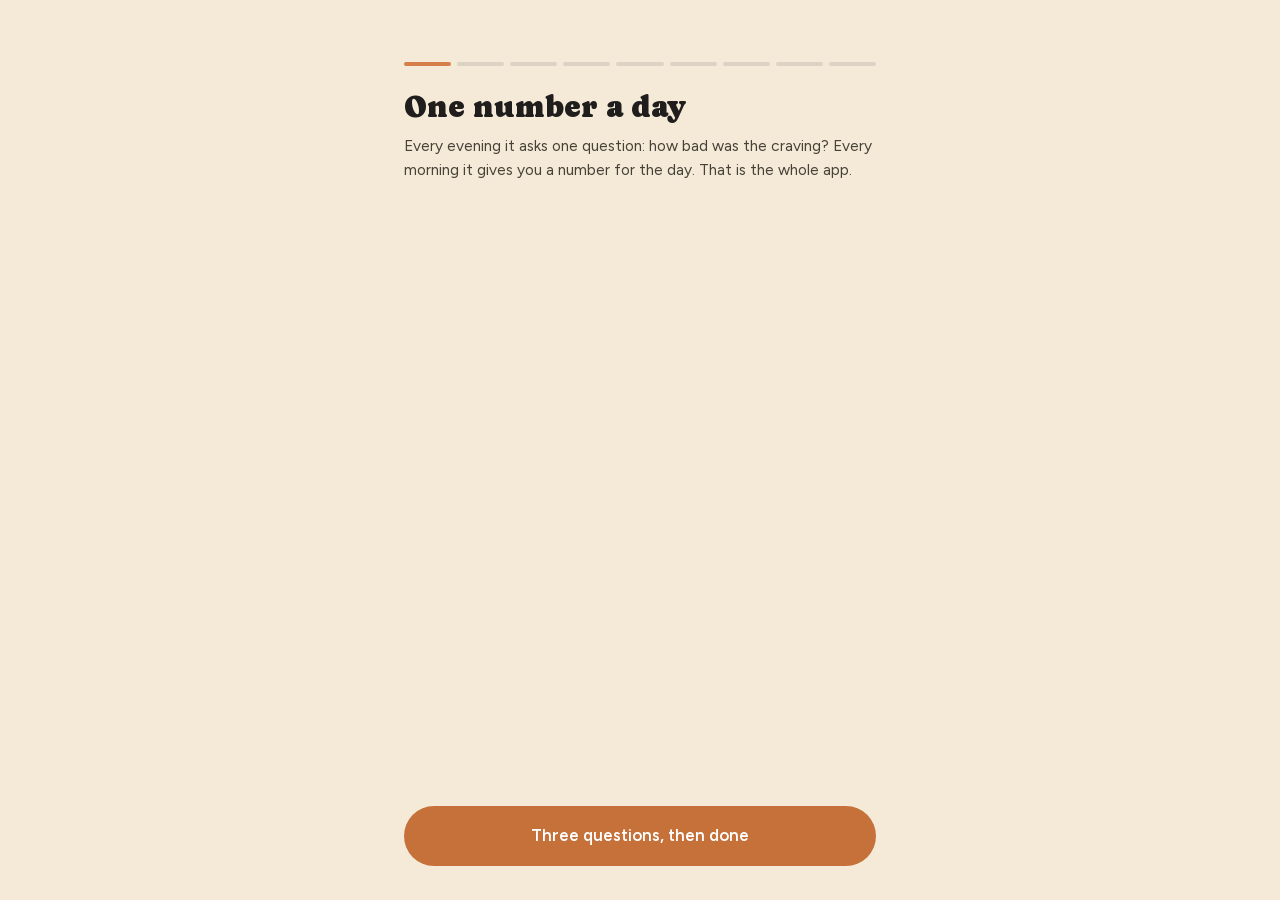
<file: index.html>
<!DOCTYPE html>
<html lang="en">
<head>
  <meta charset="utf-8">
  <meta name="viewport" content="width=device-width, initial-scale=1, viewport-fit=cover">
  <meta name="apple-mobile-web-app-capable" content="yes">
  <meta name="mobile-web-app-capable" content="yes">
  <meta name="theme-color" content="#f5ead8">
  <title>Tapering App</title>
  <meta name="apple-mobile-web-app-title" content="Tapering App">
  <link rel="icon" href="icon.svg" type="image/svg+xml">
  <link rel="apple-touch-icon" href="apple-touch-icon.png">
  <link rel="manifest" href="manifest.webmanifest">
  <link rel="preload" href="fonts/caprasimo-latin.woff2" as="font" type="font/woff2" crossorigin>
  <link rel="preload" href="fonts/figtree-latin.woff2" as="font" type="font/woff2" crossorigin>
  <link rel="stylesheet" href="styles.css">
  <script type="module" src="js/app.js"></script>
</head>
<body>
  <div id="app"></div>
  <noscript>Step needs JavaScript to run.</noscript>
</body>
</html>
</file>
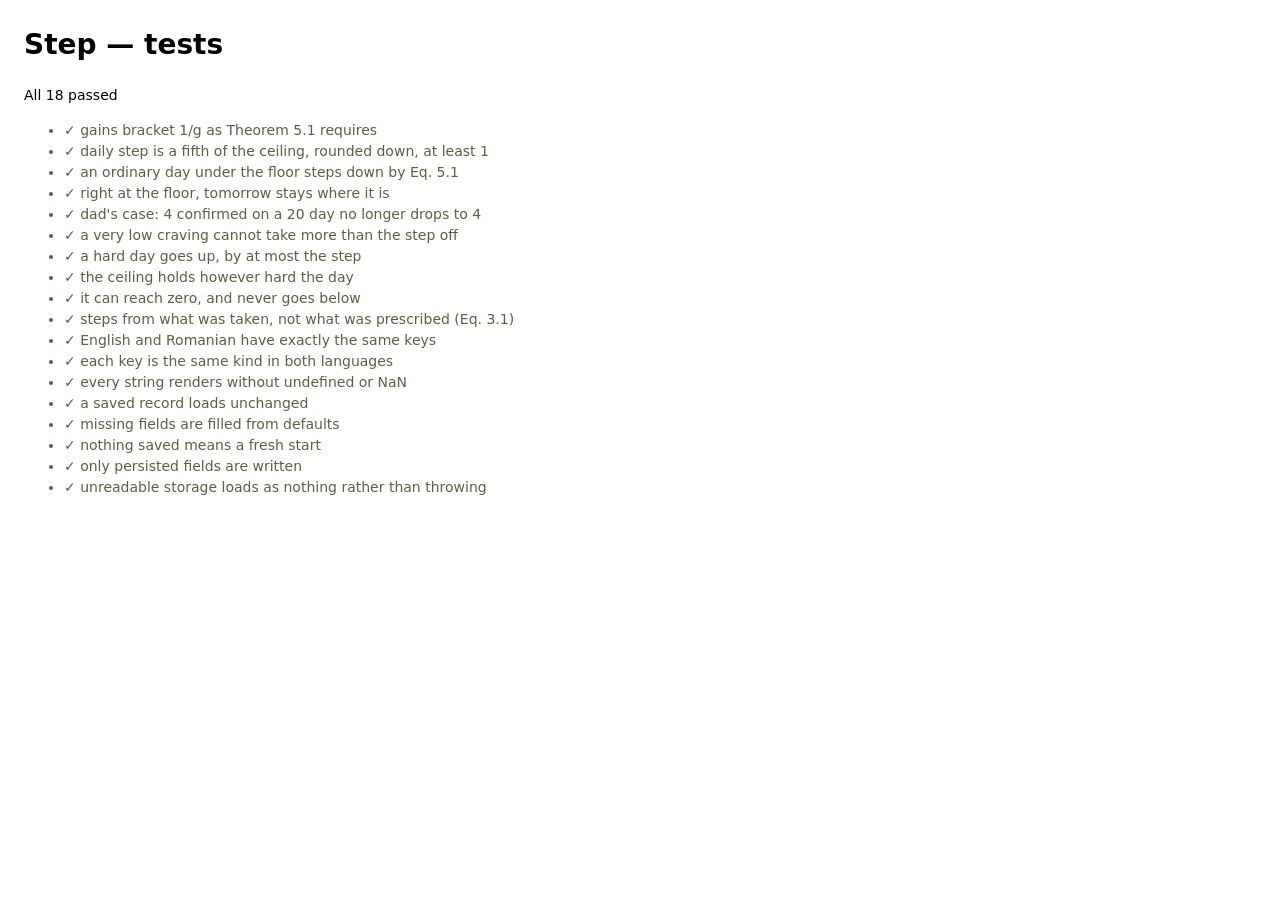
<file: tests/index.html>
<!DOCTYPE html>
<html lang="en">
<head>
  <meta charset="utf-8">
  <title>Step — tests</title>
  <style>
    body { font: 14px/1.5 system-ui, sans-serif; margin: 24px; }
    .ok { color: #56633f; } .fail { color: #8c491a; font-weight: 600; }
  </style>
</head>
<body>
  <h1>Step — tests</h1>
  <p id="summary">Running…</p>
  <ul id="results"></ul>
  <script type="module">
    import { run } from './harness.js';
    import './model.test.js';
    import './strings.test.js';
    import './store.test.js';

    const results = run();
    const failed = results.filter(r => !r.ok);
    document.getElementById('summary').textContent =
      failed.length ? failed.length + ' of ' + results.length + ' failed' : 'All ' + results.length + ' passed';
    document.getElementById('results').innerHTML = results.map(r =>
      '<li class="' + (r.ok ? 'ok' : 'fail') + '">' + (r.ok ? '✓ ' : '✗ ') + r.name + (r.ok ? '' : ' — ' + r.error) + '</li>'
    ).join('');
    window.testResults = results;
  </script>
</body>
</html>
</file>
<file: styles.css>
/* Step — all styling. Colours, radii and shadows come from the Organic design
   system tokens below; use the variables rather than literals. The palette
   has no red on purpose: the deepest terracotta steps carry warnings. */

/* ── fonts (bundled, so the app needs no network once loaded) ───────────── */

@font-face {
  font-family: 'Caprasimo'; font-style: normal; font-weight: 400; font-display: swap;
  src: url(fonts/caprasimo-latin.woff2) format('woff2');
  unicode-range: U+0000-00FF, U+0131, U+0152-0153, U+02BB-02BC, U+02C6, U+02DA, U+02DC, U+0304, U+0308, U+0329, U+2000-206F, U+20AC, U+2122, U+2191, U+2193, U+2212, U+2215, U+FEFF, U+FFFD;
}
@font-face {
  font-family: 'Caprasimo'; font-style: normal; font-weight: 400; font-display: swap;
  src: url(fonts/caprasimo-latin-ext.woff2) format('woff2');
  unicode-range: U+0100-02BA, U+02BD-02C5, U+02C7-02CC, U+02CE-02D7, U+02DD-02FF, U+0304, U+0308, U+0329, U+1D00-1DBF, U+1E00-1E9F, U+1EF2-1EFF, U+2020, U+20A0-20AB, U+20AD-20C0, U+2113, U+2C60-2C7F, U+A720-A7FF;
}
@font-face {
  font-family: 'Figtree'; font-style: normal; font-weight: 400 700; font-display: swap;
  src: url(fonts/figtree-latin.woff2) format('woff2');
  unicode-range: U+0000-00FF, U+0131, U+0152-0153, U+02BB-02BC, U+02C6, U+02DA, U+02DC, U+0304, U+0308, U+0329, U+2000-206F, U+20AC, U+2122, U+2191, U+2193, U+2212, U+2215, U+FEFF, U+FFFD;
}
@font-face {
  font-family: 'Figtree'; font-style: normal; font-weight: 400 700; font-display: swap;
  src: url(fonts/figtree-latin-ext.woff2) format('woff2');
  unicode-range: U+0100-02BA, U+02BD-02C5, U+02C7-02CC, U+02CE-02D7, U+02DD-02FF, U+0304, U+0308, U+0329, U+1D00-1DBF, U+1E00-1E9F, U+1EF2-1EFF, U+2020, U+20A0-20AB, U+20AD-20C0, U+2113, U+2C60-2C7F, U+A720-A7FF;
}
@font-face {
  font-family: 'Fraunces'; font-style: normal; font-weight: 900; font-display: swap;
  src: url(fonts/fraunces-latin.woff) format('woff');
  unicode-range: U+0000-00FF, U+0131, U+0152-0153, U+02BB-02BC, U+02C6, U+02DA, U+02DC, U+0304, U+0308, U+0329, U+2000-206F, U+20AC, U+2122, U+2191, U+2193, U+2212, U+2215, U+FEFF, U+FFFD;
}
@font-face {
  font-family: 'Fraunces'; font-style: normal; font-weight: 900; font-display: swap;
  src: url(fonts/fraunces-latin-ext.woff) format('woff');
  unicode-range: U+0100-02BA, U+02BD-02C5, U+02C7-02CC, U+02CE-02D7, U+02DD-02FF, U+0304, U+0308, U+0329, U+1D00-1DBF, U+1E00-1E9F, U+1EF2-1EFF, U+2020, U+20A0-20AB, U+20AD-20C0, U+2113, U+2C60-2C7F, U+A720-A7FF;
}

/* ── tokens (Organic design system) ─────────────────────────────────────── */

:root {
  --color-bg: #f5ead8;
  --color-surface: #ebddc5;
  --color-text: #201e1d;
  --color-accent: #c67139;
  --color-accent-2: #7a8a5e;

  --color-neutral-100: #f9f4ed;
  --color-neutral-200: #eee7db;
  --color-neutral-300: #dcd3c4;
  --color-neutral-400: #c0b6a5;
  --color-neutral-500: #a19786;
  --color-neutral-600: #82796a;
  --color-neutral-700: #645c50;
  --color-neutral-800: #474238;
  --color-neutral-900: #2e2b25;

  --color-accent-100: #fff2eb;
  --color-accent-200: #ffe1d0;
  --color-accent-300: #ffc6a5;
  --color-accent-400: #f6a06b;
  --color-accent-500: #d67f48;
  --color-accent-600: #b2622d;
  --color-accent-700: #8c491a;
  --color-accent-800: #643312;
  --color-accent-900: #402310;

  --color-accent-2-100: #f0fae1;
  --color-accent-2-200: #e1eecc;
  --color-accent-2-300: #ccdbb2;
  --color-accent-2-400: #aebf92;
  --color-accent-2-500: #8fa073;
  --color-accent-2-600: #728157;
  --color-accent-2-700: #56633f;
  --color-accent-2-800: #3d472b;
  --color-accent-2-900: #272e1b;

  --font-heading: "Caprasimo", system-ui, sans-serif;
  --font-body: "Figtree", system-ui, sans-serif;

  --radius-sm: 8px;
  --radius-md: 16px;
  --radius-lg: 28px;

  --shadow-sm: 0 1px 2px color-mix(in srgb, #2e2b25 14%, transparent);
  --shadow-md: 0 3px 10px color-mix(in srgb, #2e2b25 16%, transparent);
  --shadow-lg: 0 12px 32px color-mix(in srgb, #2e2b25 22%, transparent);

  --scrim: rgba(32, 30, 29, 0.45);
}

/* Caprasimo has only 257 glyphs and no ă, ș or ț, so Romanian headings fell
   through to system-ui mid-word. Romanian swaps the whole heading face to
   Fraunces 900, the face Caprasimo was drawn from. English is untouched. */
:root[lang="ro"] { --font-heading: "Fraunces", Georgia, serif; }

/* ── base ───────────────────────────────────────────────────────────────── */

*, *::before, *::after { box-sizing: border-box; }
html, body { margin: 0; height: 100%; background: var(--color-bg); }
body {
  color: var(--color-text);
  font-family: var(--font-body);
  font-size: 15px;
  line-height: 1.55;
  -webkit-tap-highlight-color: transparent;
}
button, input, textarea { font: inherit; color: inherit; }
button { cursor: pointer; }
:focus { outline: none; }
:focus-visible { outline: 2px solid var(--color-accent); outline-offset: 2px; }
::selection { background: color-mix(in srgb, var(--color-accent) 30%, transparent); }

@keyframes riseIn { from { transform: translateY(14px); opacity: 0 } to { transform: translateY(0); opacity: 1 } }
@keyframes sheetUp { from { transform: translateY(100%) } to { transform: translateY(0) } }
@keyframes fadeIn { from { opacity: 0 } to { opacity: 1 } }
.rise-in { animation: riseIn 220ms ease-out both; }

/* ── layout ─────────────────────────────────────────────────────────────── */

#app {
  position: fixed; inset: 0;
  max-width: 520px; margin: 0 auto;
  overflow: hidden;
  background: var(--color-bg);
}

.screen {
  position: absolute; inset: 0;
  overflow: auto;
  padding: 60px 20px 112px;
}

.stack { display: flex; flex-direction: column; }
.g3 { gap: 3px; } .g4 { gap: 4px; } .g5 { gap: 5px; } .g6 { gap: 6px; }
.g8 { gap: 8px; } .g9 { gap: 9px; } .g10 { gap: 10px; } .g11 { gap: 11px; }
.g12 { gap: 12px; } .g14 { gap: 14px; } .g15 { gap: 15px; } .g16 { gap: 16px; }
.g18 { gap: 18px; }
.row-between { display: flex; justify-content: space-between; gap: 12px; }
.row-between.baseline { align-items: baseline; }
.row-between.center-y { align-items: center; }
.shrink { min-width: 0; }
.pad-x4 { padding: 2px 4px; }
.center { align-self: center; }
.start { align-self: flex-start; }
.right { text-align: right; }
.center-text { text-align: center; }
.nowrap { white-space: nowrap; }

.rule { height: 1px; background: var(--color-neutral-300); }
.rule--clay { background: var(--color-accent-200); }

/* ── type ───────────────────────────────────────────────────────────────── */

.screen-title { font-family: var(--font-heading); font-size: 25px; }
.greeting { font-family: var(--font-heading); font-size: 25px; line-height: 1.25; overflow-wrap: anywhere; }
.sub { font-size: 14px; color: var(--color-neutral-700); }
.kicker { font-size: 11.5px; font-weight: 700; letter-spacing: 0.1em; text-transform: uppercase; }
.card-title { font-family: var(--font-heading); font-size: 20px; line-height: 1.2; }
.card-title--md { font-size: 21px; line-height: 1.15; }
.card-title--sm { font-size: 19px; }
.card-title--xs { font-size: 17px; }
.sheet-title { font-family: var(--font-heading); font-size: 27px; line-height: 1.14; }
.sheet-title--result { font-size: 29px; line-height: 1.12; }
.body { font-size: 15px; line-height: 1.55; color: var(--color-neutral-800); }
.body-sm { font-size: 14px; line-height: 1.45; color: var(--color-neutral-800); }
.small { font-size: 13.5px; line-height: 1.5; color: var(--color-neutral-800); }
.fine { font-size: 12.5px; line-height: 1.55; color: var(--color-neutral-800); }
.field-label { font-size: 12px; font-weight: 700; letter-spacing: 0.06em; text-transform: uppercase; color: var(--color-neutral-700); }

.c-muted { color: var(--color-neutral-700); }
.c-clay { color: var(--color-accent-700); }
.c-clay-deep { color: var(--color-accent-800); }
.c-deep { color: var(--color-accent-900); }
.c-sage { color: var(--color-accent-2-700); }
.c-sage-dark { color: var(--color-accent-2-800); }
.c-sage-deep { color: var(--color-accent-2-900); }

.badge { font-size: 11.5px; border-radius: 999px; white-space: nowrap; }
.badge--sage {
  font-weight: 700; letter-spacing: 0.08em; text-transform: uppercase;
  color: var(--color-accent-2-800); background: var(--color-accent-2-200); padding: 6px 11px;
}
.badge--clay { font-weight: 600; color: var(--color-accent-800); background: var(--color-accent-200); padding: 5px 10px; }

/* ── cards ──────────────────────────────────────────────────────────────── */

.card {
  display: flex; flex-direction: column;
  background: var(--color-neutral-100);
  border: 1px solid var(--color-neutral-300);
  border-radius: var(--radius-lg);
  padding: 24px 20px;
  box-shadow: var(--shadow-sm);
}
.card--flat { box-shadow: none; }
.card--wide { padding: 24px 22px; }
.card--snug { padding: 22px 20px; }
.card--tight { padding: 20px; }
.card--alert { border-color: var(--color-accent-300); }
.card--clay { background: var(--color-accent-100); border-color: var(--color-accent-200); }
.card--sage { background: var(--color-accent-2-200); border-color: var(--color-accent-2-300); }
.card--muted { background: var(--color-neutral-200); }
.card--danger { background: var(--color-accent-100); border-color: var(--color-accent-300); }
.card--charts { padding: 20px 18px; }

/* ── buttons ────────────────────────────────────────────────────────────── */

.btn {
  border: 0; border-radius: 999px;
  font-family: var(--font-body); font-weight: 600;
  font-size: 15.5px; padding: 15px;
}
.btn:active { transform: scale(0.99); }
.btn--primary { background: var(--color-accent); color: #fff; }
.btn--primary:hover { background: var(--color-accent-600); }
.btn--deep, .btn--deep:hover { background: var(--color-accent-700); }
.btn--sage { background: var(--color-accent-2-600); color: #fff; }
.btn--sage:hover { background: var(--color-accent-2-700); }
.btn--outline {
  border: 1px solid var(--color-neutral-400); background: transparent;
  color: var(--color-neutral-800); font-size: 14.5px; padding: 14px;
}
.btn--outline:hover { background: var(--color-neutral-200); }
.btn--outline-clay {
  border: 1px solid var(--color-accent-600); background: transparent;
  color: var(--color-accent-800); font-size: 14.5px; padding: 14px;
}
.btn--outline-clay:hover { background: var(--color-accent-200); }
.btn--soft { border: 1px solid var(--color-accent-500); background: var(--color-accent-200); color: var(--color-accent-800); }
.btn--soft:hover { background: var(--color-accent-300); }
.btn--armed { background: var(--color-accent-800); color: #fff; }
.btn.is-disabled, .btn.is-disabled:hover { background: var(--color-neutral-400); cursor: default; transform: none; }
/* sizes come last so they win over a variant's default */
.btn--xs { font-size: 12.5px; padding: 9px 14px; }
.btn--sm { font-size: 15px; padding: 15px; }
.btn--md { font-size: 16px; padding: 16px; }
.btn--lg { font-size: 16.5px; padding: 17px; }

.link {
  border: 0; background: transparent; padding: 2px 0;
  font-size: 13.5px; font-weight: 600; text-align: left;
  text-decoration: underline; text-underline-offset: 3px;
}
.link--clay { color: var(--color-accent-700); }
.link--clay:hover { color: var(--color-accent-800); }
.link--clay-deep { color: var(--color-accent-800); }
.link--muted { color: var(--color-neutral-700); }
.link--muted:hover { color: var(--color-neutral-900); }
.link--lg { font-size: 14px; padding: 6px; }
.link.center { padding: 2px 8px; }
.link--lg.center { padding: 6px; }
.link-plain {
  border: 0; background: transparent; padding: 8px;
  font-size: 14.5px; font-weight: 600; color: var(--color-neutral-700);
}
.link-plain:hover { color: var(--color-neutral-900); }

.stepper {
  width: 42px; height: 42px; flex: none;
  border-radius: 999px; border: 1px solid var(--color-neutral-400); background: transparent;
  font-size: 20px; color: var(--color-neutral-800);
}
.stepper--big { width: 56px; height: 56px; font-size: 24px; }

/* ── sliders ────────────────────────────────────────────────────────────── */

.slider {
  position: relative; height: 48px;
  display: flex; align-items: center;
  touch-action: none; -webkit-user-select: none; user-select: none; cursor: pointer;
}
.slider--tall { height: 52px; }
.slider__track, .slider__fill { position: absolute; left: 0; height: 16px; border-radius: 999px; }
.slider__track { right: 0; background: var(--color-neutral-300); }
.slider__fill { width: var(--at); background: var(--fill); }
.slider__mark {
  position: absolute; left: var(--mark);
  width: 2.5px; height: 30px; border-radius: 999px;
  background: var(--color-neutral-600);
}
.slider__thumb {
  position: absolute; left: var(--at); transform: translateX(-50%);
  width: 34px; height: 34px; border-radius: 999px;
  background: var(--color-neutral-100);
  border: 3px solid var(--thumb);
  box-shadow: var(--shadow-md);
}
.slider--small { height: 44px; }
.slider--small .slider__track, .slider--small .slider__fill { height: 14px; }
.slider--small .slider__thumb { width: 30px; height: 30px; }

.slider--sage { --fill: var(--color-accent-2-500); --thumb: var(--color-accent-2-600); }
.slider--clay { --fill: var(--color-accent-500); --thumb: var(--color-accent-600); }
.slider--clay-light { --fill: var(--color-accent-400); --thumb: var(--color-accent-500); }
.slider--clay-mid { --fill: var(--color-accent-500); --thumb: var(--color-accent-600); }
.slider--craving { --fill: var(--color-accent-2-500); --thumb: var(--color-accent-2-700); }
.slider--craving-over { --fill: var(--color-accent-500); --thumb: var(--color-accent-700); }

.readout { display: flex; align-items: baseline; gap: 12px; }
.readout__value { font-family: var(--font-heading); font-size: 44px; line-height: 0.95; color: var(--color-accent-800); }
.readout__value--md { font-size: 42px; }
.readout__value--sm { font-size: 38px; }
.readout__unit { font-size: 14px; line-height: 1.35; color: var(--color-neutral-700); }

/* ── Today ──────────────────────────────────────────────────────────────── */

.today-head { display: flex; align-items: flex-start; justify-content: space-between; gap: 12px; }

.warn-band {
  background: var(--color-accent-200); border: 1px solid var(--color-accent-400);
  border-radius: var(--radius-md); padding: 16px 18px;
  font-size: 13.5px; line-height: 1.5; color: var(--color-accent-900);
}

.dose { display: flex; align-items: baseline; gap: 9px; }
.dose__number { font-family: var(--font-heading); font-size: 62px; line-height: 0.88; color: var(--color-accent-800); }
.dose__number--done { font-size: 54px; line-height: 0.9; }
.dose__unit { font-family: var(--font-heading); font-size: 21px; color: var(--color-accent-700); }
.tally-text { font-size: 14.5px; line-height: 1.45; color: var(--color-accent-800); }

.tally { display: flex; flex-wrap: wrap; gap: 6px; }
.tally__mark { width: 15px; height: 30px; border-radius: 999px; border: 1px solid transparent; }
.tally__mark--used { background: var(--color-accent-500); }
.tally__mark--beyond { background: var(--color-accent-700); }
.tally__mark--open { border: 1.5px dashed var(--color-accent-300); }

.holding-title { font-family: var(--font-heading); font-size: 34px; line-height: 1.08; color: var(--color-accent-2-900); }
.holding-title--big { font-size: 32px; line-height: 1.1; }
.holding-body { font-size: 15px; line-height: 1.5; color: var(--color-accent-2-800); }
.pips { display: flex; gap: 4px; }
.pips__pip { flex: 1; height: 5px; border-radius: 999px; background: var(--color-accent-2-300); }
.pips__pip.is-on { background: var(--color-accent-2-600); }

.craving-readout { display: flex; align-items: center; gap: 18px; color: var(--color-accent-2-700); }
.craving-readout.is-over { color: var(--color-accent-700); }
.craving-readout__value { font-family: var(--font-heading); font-size: 46px; line-height: 0.95; min-width: 58px; }
.craving-readout__word { font-size: 15px; font-weight: 600; line-height: 1.35; }
.scale { font-size: 12px; color: var(--color-neutral-600); }
.tolerable-note { font-size: 13px; line-height: 1.45; color: var(--color-neutral-700); }
.tolerable-note.is-over { color: var(--color-accent-700); }
.note-label { font-size: 14px; font-weight: 600; line-height: 1.4; }

.input, .textarea {
  width: 100%;
  border: 1px solid var(--color-neutral-400);
  background: var(--color-bg); color: var(--color-text);
  font-family: var(--font-body);
}
.input { border-radius: 999px; padding: 15px 18px; font-size: 17px; }
/* 16px or more, or iPhone Safari zooms the page when the field is focused */
.textarea { border-radius: var(--radius-md); padding: 13px 14px; font-size: 16px; line-height: 1.45; resize: none; }
.input:focus, .textarea:focus { outline: 2px solid var(--color-accent); outline-offset: 2px; }

.evening-prompt {
  display: flex; align-items: center; justify-content: space-between; gap: 14px;
  text-align: left; padding: 22px;
  border: 1px solid var(--color-accent-2-300); border-radius: var(--radius-lg);
  background: var(--color-accent-2-200);
}
.evening-prompt:hover { background: var(--color-accent-2-300); }
.evening-prompt__title { font-family: var(--font-heading); font-size: 19px; color: var(--color-accent-2-900); }
.evening-prompt__sub { font-size: 14px; line-height: 1.4; color: var(--color-accent-2-800); }
.evening-prompt__icon { flex: none; color: var(--color-accent-2-800); }

.pct-down { font-size: 13px; font-weight: 600; color: var(--color-accent-2-800); }
.progress { height: 10px; border-radius: 999px; background: var(--color-neutral-300); overflow: hidden; }
.progress__fill {
  height: 100%; width: var(--pct); border-radius: 999px;
  background: var(--color-accent-2-500); transition: width 300ms ease-out;
}

.week { display: flex; gap: 6px; }
.week__tile {
  flex: 1; height: 52px; border-radius: 14px;
  display: flex; flex-direction: column; align-items: center; justify-content: center; gap: 1px;
  border: 1px solid transparent;
}
.week__tile--pending { border: 1px dashed var(--color-neutral-400); color: var(--color-neutral-500); }
.week__tile--under { background: var(--color-accent-2-200); color: var(--color-accent-2-900); }
.week__tile--over { background: var(--color-accent-200); color: var(--color-accent-800); }
.week__dose { font-family: var(--font-heading); font-size: 16px; line-height: 1.3; }
.week__craving { font-size: 10px; font-weight: 600; opacity: 0.75; line-height: 1.3; }

/* ── Progress ───────────────────────────────────────────────────────────── */

.stats { display: flex; gap: 10px; }
.stat {
  flex: 1; display: flex; flex-direction: column; gap: 3px;
  border-radius: var(--radius-md); padding: 16px; border: 1px solid;
}
.stat--clay { background: var(--color-accent-100); border-color: var(--color-accent-200); color: var(--color-accent-800); }
.stat--sage { background: var(--color-accent-2-200); border-color: var(--color-accent-2-300); color: var(--color-accent-2-800); }
.stat__value { font-family: var(--font-heading); font-size: 26px; }
.stat--sage .stat__value { color: var(--color-accent-2-900); }
.stat__label { font-size: 12px; line-height: 1.35; }

.chart { display: block; width: 100%; height: 96px; overflow: visible; }
.chart path { fill: none; vector-effect: non-scaling-stroke; stroke-linejoin: round; stroke-linecap: round; }
.chart path.chart__area { fill: var(--color-accent-200); stroke: none; }
.chart__line { stroke-width: 2.5; }
.chart__line--dose { stroke: var(--color-accent-600); }
.chart__line--craving { stroke: var(--color-accent-2-600); }
.chart__floor { stroke: var(--color-neutral-400); stroke-width: 1.5; stroke-dasharray: 5 6; stroke-linecap: butt; }
.chart__dot { fill: var(--color-accent-2-600); stroke: var(--color-neutral-100); stroke-width: 1.5; }
.chart__dot.is-raised { fill: var(--color-accent-500); }
.axis { font-size: 11px; color: var(--color-neutral-600); }

.day-row {
  display: flex; align-items: center; gap: 12px;
  background: var(--color-neutral-100); border: 1px solid var(--color-neutral-300);
  border-radius: var(--radius-md); padding: 13px 15px;
}
.day-row__label { font-family: var(--font-heading); font-size: 12.5px; color: var(--color-neutral-600); width: 44px; flex: none; }
.day-row__dose { font-family: var(--font-heading); font-size: 17px; width: 28px; flex: none; color: var(--color-accent-800); }
.day-row__note { flex: 1; font-size: 12.5px; line-height: 1.35; color: var(--color-neutral-800); }
.chip {
  font-size: 10px; font-weight: 700; letter-spacing: 0.06em; text-transform: uppercase;
  padding: 5px 8px; border-radius: 999px; white-space: nowrap;
}
.chip--now { background: var(--color-neutral-300); color: var(--color-neutral-800); }
.chip--up { background: var(--color-accent-200); color: var(--color-accent-800); }
.chip--down { background: var(--color-accent-2-200); color: var(--color-accent-2-900); }

/* ── Settings ───────────────────────────────────────────────────────────── */

.lang-chip {
  border: 1px solid var(--color-neutral-400); border-radius: 999px; background: transparent;
  padding: 7px 13px; font-size: 12.5px; font-weight: 700; letter-spacing: 0.06em;
  color: var(--color-neutral-800);
}
.answer-row { display: flex; align-items: baseline; justify-content: space-between; gap: 14px; font-size: 14px; line-height: 1.35; color: var(--color-neutral-800); }
.answer-row__value { font-family: var(--font-heading); font-size: 17px; color: var(--color-accent-800); white-space: nowrap; }

.preview { font-size: 13.5px; line-height: 1.5; color: var(--color-neutral-800); }
.preview--inset { background: var(--color-bg); border-radius: var(--radius-md); padding: 15px; font-size: 14px; }
.preview--clay { font-size: 14px; color: var(--color-accent-800); }

.sync {
  display: flex; align-items: center; gap: 10px;
  background: var(--color-bg); border-radius: var(--radius-md); padding: 14px;
}
.sync__dot { width: 10px; height: 10px; border-radius: 999px; flex: none; }
.sync__dot--off { background: var(--color-neutral-500); }
.sync__dot--failed { background: var(--color-accent-600); }
.sync__dot--waiting { background: var(--color-accent-400); }
.sync__dot--sent { background: var(--color-accent-2-500); }
.sync__text { flex: 1; font-size: 13px; line-height: 1.4; color: var(--color-neutral-800); }

/* ── tab bar ────────────────────────────────────────────────────────────── */

.tabs {
  position: absolute; bottom: 0; left: 0; right: 0; z-index: 40;
  display: flex; justify-content: space-around;
  padding: 10px 14px 30px;
  background: var(--color-neutral-100); border-top: 1px solid var(--color-neutral-300);
}
.tabs__tab {
  display: flex; flex-direction: column; align-items: center; gap: 4px;
  border: 0; background: transparent; padding: 4px 14px;
  color: var(--color-neutral-600);
}
.tabs__tab.is-on { color: var(--color-accent-700); }
.tabs__tab span { font-size: 11.5px; font-weight: 600; line-height: 1.3; }

/* ── sheets ─────────────────────────────────────────────────────────────── */

.sheet-backdrop {
  position: absolute; inset: 0; z-index: 80;
  display: flex; align-items: flex-end;
  background: var(--scrim);
  animation: fadeIn 200ms ease-out both;
}
.sheet {
  width: 100%; max-height: 92%; overflow: auto;
  display: flex; flex-direction: column; gap: 18px;
  background: var(--color-bg);
  border-radius: 30px 30px 0 0;
  padding: 26px 22px 40px;
  animation: sheetUp 320ms cubic-bezier(0.2, 0.9, 0.2, 1) both;
}
.sheet__grip { width: 42px; height: 5px; border-radius: 999px; background: var(--color-neutral-400); align-self: center; }

.card--compare { flex-direction: row; align-items: center; justify-content: space-between; gap: 10px; padding: 22px; }
.compare__label { font-size: 12px; font-weight: 600; color: var(--color-accent-700); }
.compare__value { font-family: var(--font-heading); font-size: 32px; line-height: 1; color: var(--color-accent-700); }
.compare__value--next { color: var(--color-accent-900); }
.compare__arrow { width: 26px; height: 26px; color: var(--color-accent-600); }

.working { gap: 10px; padding: 18px 20px; }
.working__row { display: flex; align-items: baseline; justify-content: space-between; gap: 12px; font-size: 14px; color: var(--color-neutral-800); }
.working__value { font-family: ui-monospace, Menlo, monospace; font-weight: 600; white-space: nowrap; }
.working__value.c-deep { color: var(--color-accent-800); }

/* ── setup ──────────────────────────────────────────────────────────────── */

.setup {
  position: absolute; inset: 0; z-index: 90;
  display: flex; flex-direction: column;
  padding: 62px 24px 34px;
  background: var(--color-bg);
  animation: fadeIn 220ms ease-out both;
}
.setup__pips { display: flex; gap: 6px; margin-bottom: 24px; }
.setup__pip { flex: 1; height: 4px; border-radius: 999px; background: var(--color-neutral-300); }
.setup__pip.is-on { background: var(--color-accent-500); }
.setup__body { flex: 1; overflow: auto; display: flex; flex-direction: column; gap: 20px; }
.setup__title { font-family: var(--font-heading); font-size: 30px; line-height: 1.14; }
.setup__lead { font-size: 15.5px; line-height: 1.55; color: var(--color-neutral-800); }
.setup__foot { padding-top: 18px; }

/* the language list is shown before a language is chosen, so it uses the
   body face, which has every letter in both languages */
.lang-option {
  padding: 18px 20px; border-radius: var(--radius-md); text-align: left;
  font-family: var(--font-body); font-size: 19px; font-weight: 600;
  border: 1px solid var(--color-neutral-400);
  background: var(--color-neutral-100); color: var(--color-text);
}
.lang-option.is-on { border-color: var(--color-accent-500); background: var(--color-accent-200); color: var(--color-accent-800); }

.big-count { display: flex; align-items: center; justify-content: center; gap: 18px; }
.big-count__value { font-family: var(--font-heading); font-size: 52px; line-height: 1; min-width: 74px; text-align: center; color: var(--color-accent-800); }
.range-readout { display: flex; align-items: baseline; justify-content: center; gap: 10px; }
.range-readout .readout__unit { font-size: 15px; }

.legal-text { font-size: 13.5px; line-height: 1.6; color: var(--color-neutral-800); }
.agree {
  border: 1px solid var(--color-neutral-400); border-radius: 999px; background: transparent;
  padding: 14px; font-size: 15px; font-weight: 600; color: var(--color-neutral-800);
}
.agree.is-on { border-color: var(--color-accent-2-600); background: var(--color-accent-2-200); color: var(--color-accent-2-900); }
</file>
